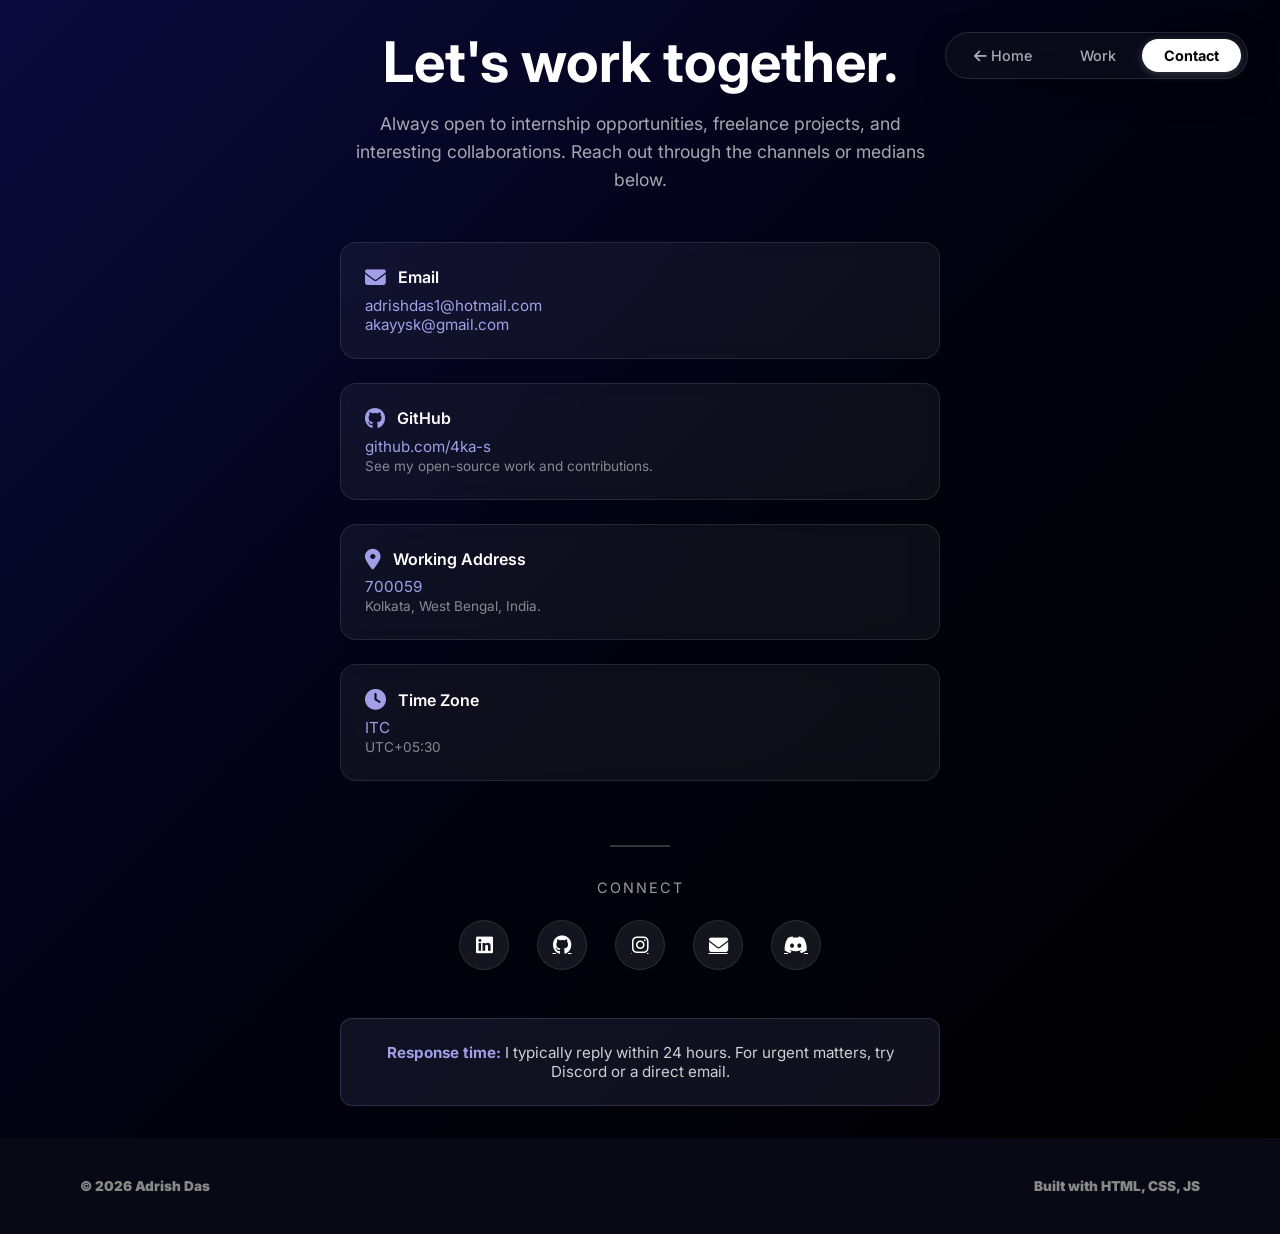
<file: html/contact.html>
<!DOCTYPE html>
<html lang="en">
<head>
  <meta charset="UTF-8">
  <meta name="viewport" content="width=device-width, initial-scale=1.0">
  <title>Contact | Akas</title>

  <link rel="preconnect" href="https://fonts.googleapis.com">
  <link rel="preconnect" href="https://fonts.gstatic.com" crossorigin>
  <link href="https://fonts.googleapis.com/css2?family=Inter:wght@100;200;400;600;700;800;900&display=swap" rel="stylesheet">
  <link rel="stylesheet" href="https://cdnjs.cloudflare.com/ajax/libs/font-awesome/6.5.1/css/all.min.css">

  <link rel="stylesheet" href="../css/base.css">
  <link rel="stylesheet" href="../css/nav-bar.css">
  <link rel="stylesheet" href="../css/social-links.css">
  <link rel="stylesheet" href="../css/footer.css">
  <link rel="stylesheet" href="../css/animations.css">
  <link rel="stylesheet" href="../css/contact.css">
</head>
<body style="background-color: #080914; color: #ffffff; font-family: 'Inter', sans-serif;">

  <nav class="pill-nav-bar">
    <a href="../index.html" class="nav-link"><i class="fa-solid fa-arrow-left"></i> Home</a>
    <a href="work.html" class="nav-link">Work</a>
    <a href="#" class="nav-link active">Contact</a>
  </nav>

  <section class="contact-hero">
    <div class="contact-content">
      <h1>Let's work together.</h1>
      <p>Always open to internship opportunities, freelance projects, and interesting collaborations. Reach out through the channels or medians below.</p>

      <div class="contact-methods">
        <div class="contact-method">
          <div class="contact-method-title">
            <i class="fa-solid fa-envelope"></i>
            Email
          </div>
          <div class="contact-method-text">
            <a href="mailto:adrishdas1@hotmail.com">adrishdas1@hotmail.com</a><br>
            <a href="mailto:akayysk@gmail.com">akayysk@gmail.com</a>
          </div>
        </div>

        <div class="contact-method">
          <div class="contact-method-title">
            <i class="fa-brands fa-github"></i>
            GitHub
          </div>
          <div class="contact-method-text">
            <a href="https://github.com/4ka-s" target="_blank">github.com/4ka-s</a><br>
            <span style="font-size: 0.85rem; color: rgba(255,255,255,0.5);">See my open-source work and contributions.</span>
          </div>
        </div>

        <div class="contact-method">
          <div class="contact-method-title">
            <i class="fa-solid fa-location-dot"></i>
            Working Address
          </div>
          <div class="contact-method-text">
            <a href="https://www.google.com/maps/place/Baguiati,+Kolkata,+West+Bengal+700059/@22.6175657,88.4081658,14z/data=!3m1!4b1!4m6!3m5!1s0x3a027578759b9fbf:0xb99c56c73d7135e1!8m2!3d22.6137625!4d88.4339117!16s%2Fg%2F1hhgp0ljv?entry=ttu&g_ep=EgoyMDI2MDgxMi4wIKXMDSoASAFQAw%3D%3D" target="_blank">700059</a><br>
            <span style="font-size: 0.85rem; color: rgba(255,255,255,0.5);">Kolkata, West Bengal, India.</span>
          </div>
        </div>

        <div class="contact-method">
          <div class="contact-method-title">
            <i class="fa-solid fa-clock"></i>
            Time Zone
          </div>
          <div class="contact-method-text">
            <a href="https://www.google.com/search?client=firefox-b-d&channel=entpr&q=IST+time+now" target="_blank">ITC</a><br>
            <span style="font-size: 0.85rem; color: rgba(255,255,255,0.5);">UTC+05:30</span>
          </div>
        </div>
      </div>

      <div class="divider"></div>

      <div>
        <p class="contact-social-title">Connect</p>
        <div class="contact-social">
          <a href="https://www.linkedin.com/in/adrish-das-ba251a333/" target="_blank" aria-label="LinkedIn" title="LinkedIn">
            <i class="fa-brands fa-linkedin"></i>
          </a>
          <a href="https://github.com/4ka-s" target="_blank" aria-label="GitHub" title="GitHub">
            <i class="fa-brands fa-github"></i>
          </a>
          <a href="https://www.instagram.com/ramgorur_channa/" target="_blank" aria-label="Instagram" title="Instagram">
            <i class="fa-brands fa-instagram"></i>
          </a>
          <a href="mailto:adrishdas1@hotmail.com" aria-label="Email" title="Email">
            <i class="fa-solid fa-envelope"></i>
          </a>
          <a href="https://discord.com/users/610069671894450227" target="_blank" aria-label="Discord" title="Discord">
            <i class="fa-brands fa-discord"></i>
          </a>
        </div>
      </div>

      <div class="availability">
        <strong>Response time:</strong> I typically reply within 24 hours. For urgent matters, try Discord or a direct email.
      </div>
    </div>
  </section>

  <footer class="footer">
    <p>© 2026 Adrish Das</p>
    <p>Built with HTML, CSS, JS</p>
  </footer>

</body>
</html>
</file>
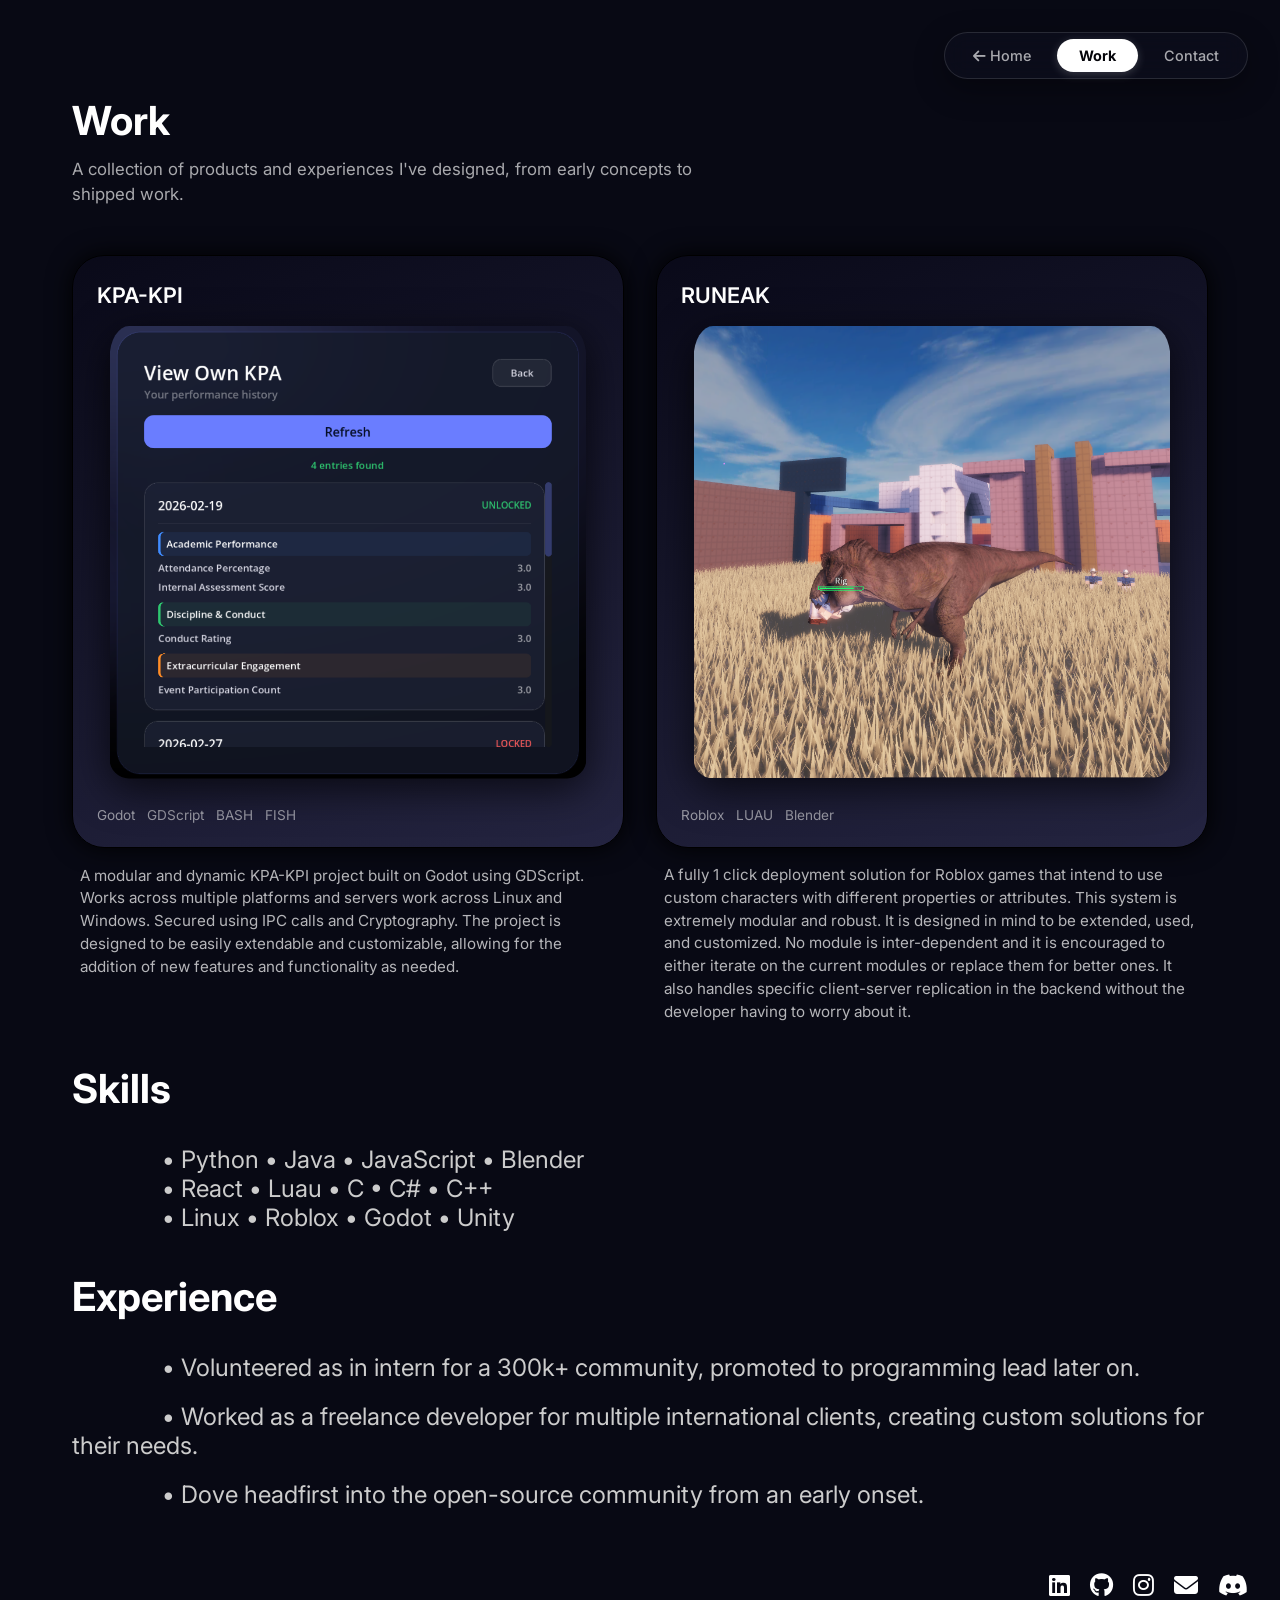
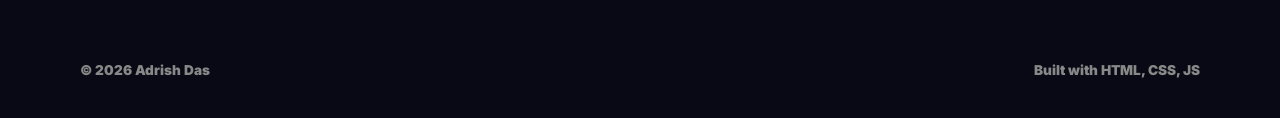
<file: html/work.html>
<!DOCTYPE html>
<html lang="en">
<head>
  <meta charset="UTF-8">
  <meta name="viewport" content="width=device-width, initial-scale=1.0">
  <title>Work | Akas</title>

  <!-- Google Fonts: Inter -->
  <link rel="preconnect" href="https://fonts.googleapis.com">
  <link rel="preconnect" href="https://fonts.gstatic.com" crossorigin>
  <link href="https://fonts.googleapis.com/css2?family=Inter:wght@400;600;700&display=swap" rel="stylesheet">

  <!-- Font Awesome -->
  <link rel="stylesheet" href="https://cdnjs.cloudflare.com/ajax/libs/font-awesome/6.5.1/css/all.min.css">

  <!-- Existing Stylesheets -->
  <link rel="stylesheet" href="../css/base.css">
  <link rel="stylesheet" href="../css/nav-bar.css">
  <link rel="stylesheet" href="../css/middle-bg.css">
  <link rel="stylesheet" href="../css/social-links.css">
  <link rel="stylesheet" href="../css/footer.css">
  <link rel="stylesheet" href="../css/animations.css">
</head>
<body style="background-color: #080914; color: #ffffff; font-family: 'Inter', sans-serif;">

  <!-- Navigation -->
  <nav class="pill-nav-bar">
    <a href="../index.html" class="nav-link"><i class="fa-solid fa-arrow-left"></i> Home</a>
    <a href="#" class="nav-link active">Work</a>
    <a href="../html/contact.html" class="nav-link">Contact</a>
  </nav>

  <!-- Main Grid Wrapper -->
  <main style="max-width: 1200px; margin: 0 auto; padding: 6rem 2rem 4rem;">
    
    <!-- Page Header -->
    <header style="margin-bottom: 3rem;">
      <h1 style="font-size: 2.5rem; font-weight: 700; margin-bottom: 0.75rem; color: #ffffff;">Work</h1>
      <p style="color: rgba(255, 255, 255, 0.65); font-size: 1.05rem; max-width: 650px; line-height: 1.5;">
        A collection of products and experiences I've designed, from early concepts to shipped work.
      </p>
    </header>

    <!-- Dynamic 2-Column Card Grid Container -->
    <div id="work-grid" style="display: grid; grid-template-columns: repeat(auto-fit, minmax(400px, 1fr)); gap: 3rem 2rem;"></div>
    <br><br>
    <h1 style="font-size: 2.5rem; font-weight: 700; margin-bottom: 0.75rem; color: #ffffff;">Skills</h1>
    <br>
    <p style="font-size: 1.5rem; color: #ccc;">⠀⠀⠀⠀⠀• Python  •  Java  •  JavaScript  •  Blender</p>
    <p style="font-size: 1.5rem; color: #ccc;">⠀⠀⠀⠀⠀• React  • Luau  •  C  •  C#   •  C++</p>
    <p style="font-size: 1.5rem; color: #ccc;">⠀⠀⠀⠀⠀• Linux  • Roblox  •  Godot  •  Unity</p>
    <br><br>
    <h1 style="font-size: 2.5rem; font-weight: 700; margin-bottom: 0.75rem; color: #ffffff;">Experience</h1>
    <br>
    <p style="font-size: 1.5rem; color: #ccc;">⠀⠀⠀⠀⠀• Volunteered as in intern for a 300k+ community, promoted to programming lead later on.</p>
    <br>
    <p style="font-size: 1.5rem; color: #ccc;">⠀⠀⠀⠀⠀• Worked as a freelance developer for multiple international clients, creating custom solutions for their needs.</p>
    <br>
    <p style="font-size: 1.5rem; color: #ccc;">⠀⠀⠀⠀⠀• Dove headfirst into the open-source community from an early onset.</p>
  </main>

  <!-- Social Icons & Footer -->
  <div class="social-links" id="contact" style="padding-left: 0; justify-content: flex-end; padding-right: 2rem;">
    <a href="https://www.linkedin.com/in/adrish-das-ba251a333/" target="_blank" aria-label="LinkedIn"><i class="fa-brands fa-linkedin" style="color: #ffffff;"></i></a>
    <a href="https://github.com/4ka-s" target="_blank" aria-label="GitHub"><i class="fa-brands fa-github" style="color: #ffffff;"></i></a>
    <a href="https://www.instagram.com/ramgorur_channa/" target="_blank" aria-label="Instagram"><i class="fa-brands fa-instagram" style="color: #ffffff;"></i></a>
    <a href="mailto:adrishdas1@hotmail.com" aria-label="Email"><i class="fa-solid fa-envelope" style="color: #ffffff;"></i></a>
    <a href="https://discord.com/users/610069671894450227" target="_blank" aria-label="Discord"><i class="fa-brands fa-discord" style="color: #ffffff;"></i></a>
  </div>

  <footer class="footer">
    <p>© 2026 Adrish Das</p>
    <p>Built with HTML, CSS, JS</p>
  </footer>

  <script src="../js/main.js"></script>
</body>
</html>
</file>
<file: css/base.css>
* { margin: 0; padding: 0; box-sizing: border-box; }

.horizontal-seperator {
  height: 2px;             /* Default thickness */
  width: 50px;             /* Default length */
  background-color: #000000;  /* Default color */
  margin-top: 10px;        /* Space above the line */
  margin-bottom: 20px;     /* Space below the line */
}

.footer {
  width: 100%;
  display: flex;
  justify-content: space-between;
  align-items: center;
  padding: 40px 80px;
  color: #888888;
  font-size: 0.85rem;
  font-family: 'Inter', sans-serif;
  font-weight: 1000; /* Controls text boldnesses (400 = regular, 600 = semi-bold, 700 = bold) */
  margin-top: auto;
}

.footer p {
  margin: 0;
}

body {
  background-color: #0c0e1c;
  color: #ffffff;
  font-family: 'Inter', sans-serif;
}

html {
    scroll-behavior: smooth;
<<<<<<< HEAD
}

main {
    animation: fadeIn 0.6s ease-in;
=======
>>>>>>> 0235c89eced47659a84aab07ce435f9223ac15f2
}
</file>
<file: css/nav-bar.css>
/* Container pill */
.pill-nav-bar {
  position: fixed; /* Use 'fixed' instead if you want it pinned while scrolling */
  top: 2rem;
  right: 2rem;
  z-index: 1000;

  display: inline-flex;
  align-items: center;
  gap: 4px;
  padding: 6px;
  
  background: rgba(12, 14, 28, 0.75);
  backdrop-filter: blur(12px);
  -webkit-backdrop-filter: blur(12px);
  border: 1px solid rgba(255, 255, 255, 0.12);
  border-radius: 9999px;
  box-shadow: 0 10px 30px rgba(0, 0, 0, 0.35);
}

/* Base link styles */
.nav-link {
  padding: 8px 22px;
  border-radius: 9999px;
  color: rgba(255, 255, 255, 0.65);
  text-decoration: none;
  font-family: 'Inter', sans-serif;
  font-size: 0.9rem;
  font-weight: 500;
  transition: all 0.25s ease;
}

/* Hover effect on inactive items */
.nav-link:not(.active):hover {
  color: #ffffff;
}

/* Active state (White capsule background) */
.nav-link.active {
  background-color: #ffffff;
  color: #05050a;
  font-weight: 700;
  box-shadow: 0 2px 10px rgba(255, 255, 255, 0.2);
}
</file>
<file: css/social-links.css>
.social-links {
  display: flex;
  align-items: center;
  gap: 20px;
  margin-bottom: 24px;
  padding-left: 86%;
}

.social-links i {
  font-size: 1.5rem;
  color: #000000;
  transition: color 0.2s ease;
}

.social-links i:hover {
  color: #888888;
}
</file>
<file: css/footer.css>
/* css/footer.css */

/* Overrides the middle-bg section to stack content vertically */
.middle-bg {
  flex-direction: column !important;
  justify-content: space-between !important;
  align-items: stretch !important;
}

/* Styles and positions the bottom header */
.bottom-header {
  width: 100%;
  display: flex;
  justify-content: space-between;
  align-items: center;
  padding: 40px 80px;
  color: #888888;
  font-size: 0.85rem;
  font-family: 'Inter', sans-serif;
  margin-top: auto;
}

.bottom-header p {
  margin: 0;
}
</file>
<file: css/animations.css>
/* css/animations.css */
@keyframes fadeIn {
  from {
    opacity: 0;
    transform: translateY(20px);
  }
  to {
    opacity: 1;
    transform: translateY(0);
  }
}
</file>
<file: css/contact.css>
.contact-hero {
      min-height: 100vh;
      background: linear-gradient(135deg, #0a0a3d 0%, #020210 50%, #000 100%);
      display: flex;
      align-items: center;
      justify-content: center;
      padding: 2rem;
      color: #fff;
    }

    .contact-content {
      max-width: 600px;
      text-align: center;
      animation: fadeIn 0.6s ease-in;
    }

    .contact-content h1 {
      font-size: clamp(2rem, 6vw, 3.5rem);
      font-weight: 700;
      margin-bottom: 1rem;
      line-height: 1.1;
    }

    .contact-content > p {
      font-size: clamp(0.95rem, 2vw, 1.1rem);
      color: rgba(255, 255, 255, 0.65);
      line-height: 1.6;
      margin-bottom: 3rem;
    }

    .contact-methods {
      display: flex;
      flex-direction: column;
      gap: 1.5rem;
      margin-bottom: 4rem;
    }

    .contact-method {
      background: rgba(255, 255, 255, 0.05);
      border: 1px solid rgba(255, 255, 255, 0.1);
      border-radius: 16px;
      padding: 1.5rem;
      backdrop-filter: blur(12px);
      transition: all 0.3s ease;
      text-align: left;
    }

    .contact-method:hover {
      background: rgba(255, 255, 255, 0.08);
      border-color: rgba(255, 255, 255, 0.2);
      transform: translateY(-4px);
    }

    .contact-method-title {
      display: flex;
      align-items: center;
      gap: 12px;
      margin-bottom: 8px;
      font-weight: 600;
      color: #fff;
    }

    .contact-method-title i {
      font-size: 1.3rem;
      color: #a29fe8;
    }

    .contact-method-text {
      color: rgba(255, 255, 255, 0.7);
      font-size: 0.95rem;
      word-break: break-all;
    }

    .contact-method a {
      color: #a29fe8;
      text-decoration: none;
      transition: color 0.2s ease;
    }

    .contact-method a:hover {
      color: #c4bfff;
      text-decoration: underline;
    }

    .divider {
      width: 60px;
      height: 2px;
      background: rgba(255, 255, 255, 0.2);
      margin: 2rem auto;
    }

    .contact-social-title {
      font-size: 0.9rem;
      color: rgba(255, 255, 255, 0.6);
      text-transform: uppercase;
      letter-spacing: 2px;
      margin-bottom: 1.5rem;
    }

    .contact-social {
      display: flex;
      justify-content: center;
      gap: 28px;
      flex-wrap: wrap;
    }

    .contact-social a {
      display: flex;
      align-items: center;
      justify-content: center;
      width: 50px;
      height: 50px;
      background: rgba(255, 255, 255, 0.08);
      border: 1px solid rgba(255, 255, 255, 0.1);
      border-radius: 50%;
      color: #fff;
      transition: all 0.3s ease;
    }

    .contact-social a:hover {
      background: rgba(162, 159, 232, 0.2);
      border-color: rgba(162, 159, 232, 0.5);
      transform: scale(1.1);
    }

    .contact-social i {
      font-size: 1.2rem;
    }

    .availability {
      margin-top: 3rem;
      padding: 1.5rem;
      background: rgba(162, 159, 232, 0.1);
      border: 1px solid rgba(162, 159, 232, 0.2);
      border-radius: 12px;
      font-size: 0.95rem;
      color: rgba(255, 255, 255, 0.8);
    }

    .availability strong {
      color: #a29fe8;
    }

    @media (max-width: 600px) {
      .contact-hero {
        padding: 1rem;
      }

      .contact-methods {
        gap: 1rem;
      }

      .contact-method {
        padding: 1.25rem;
      }

      .contact-social {
        gap: 18px;
      }

      .contact-social a {
        width: 45px;
        height: 45px;
      }

      .contact-social i {
        font-size: 1rem;
      }
    }
</file>
<file: css/middle-bg.css>
.middle-bg {
  position: relative;
  min-height: 100vh;
  margin-top: -50vh;
  background: linear-gradient(160deg, rgb(255, 255, 255), rgb(149, 149, 150));
  color: #000;
  border-radius: 32px 32px 0 0;
  display: flex;
  align-items: flex-start;   /* was: center — stop vertical-centering in the tall box */
  font-size: 2rem;
  z-index: 2;
  overflow: hidden;
  isolation: isolate;
  flex-direction: column;
  justify-content: space-between;
  align-items: stretch;
}

.section-content {
  display: grid;
  grid-template-columns: 1fr auto;
  align-items: start;
  gap: 0;
  width: 100%;
  padding: 3vh 3vh;
}

.text-block {
  min-width: 0;
  text-align: left; 
  padding-left: 5vh;
  padding-right: 5vh;
}

.floating-card {
  width: 50vw;
  height: 80vh;
  border: 1px rgb(0, 0, 0) solid;
  border-radius: 32px;
  background: linear-gradient(160deg, rgba(10,10,25,0.95), rgba(40,40,70,0.9));
  box-shadow: 0 0px 24px rgba(0, 0, 0, 1);
  transition: transform 0.3s ease, box-shadow 0.3s ease, border-color 0.3s ease;
  will-change: transform, box-shadow;
}

.floating-card:hover {
  transform: translateY(-6px);
  box-shadow: 0 16px 40px -10px rgba(99, 102, 241, 0.25);
  border-color: rgba(99, 102, 241, 0.4);
}

.card-img {
  width: 97.5%;
  height: 97.5%;
  padding-left: 2.5%;
  padding-right: 2.5%;
  padding-top: 2.5%;
  padding-bottom: 2.5%;
  border-radius: 32px;
  object-fit: fit; /* Crops proportionally to cover the entire container without distorting */
  display: block;
  filter: drop-shadow(0px 10px 20px rgba(0, 0, 0, 0.7));
}
</file>
